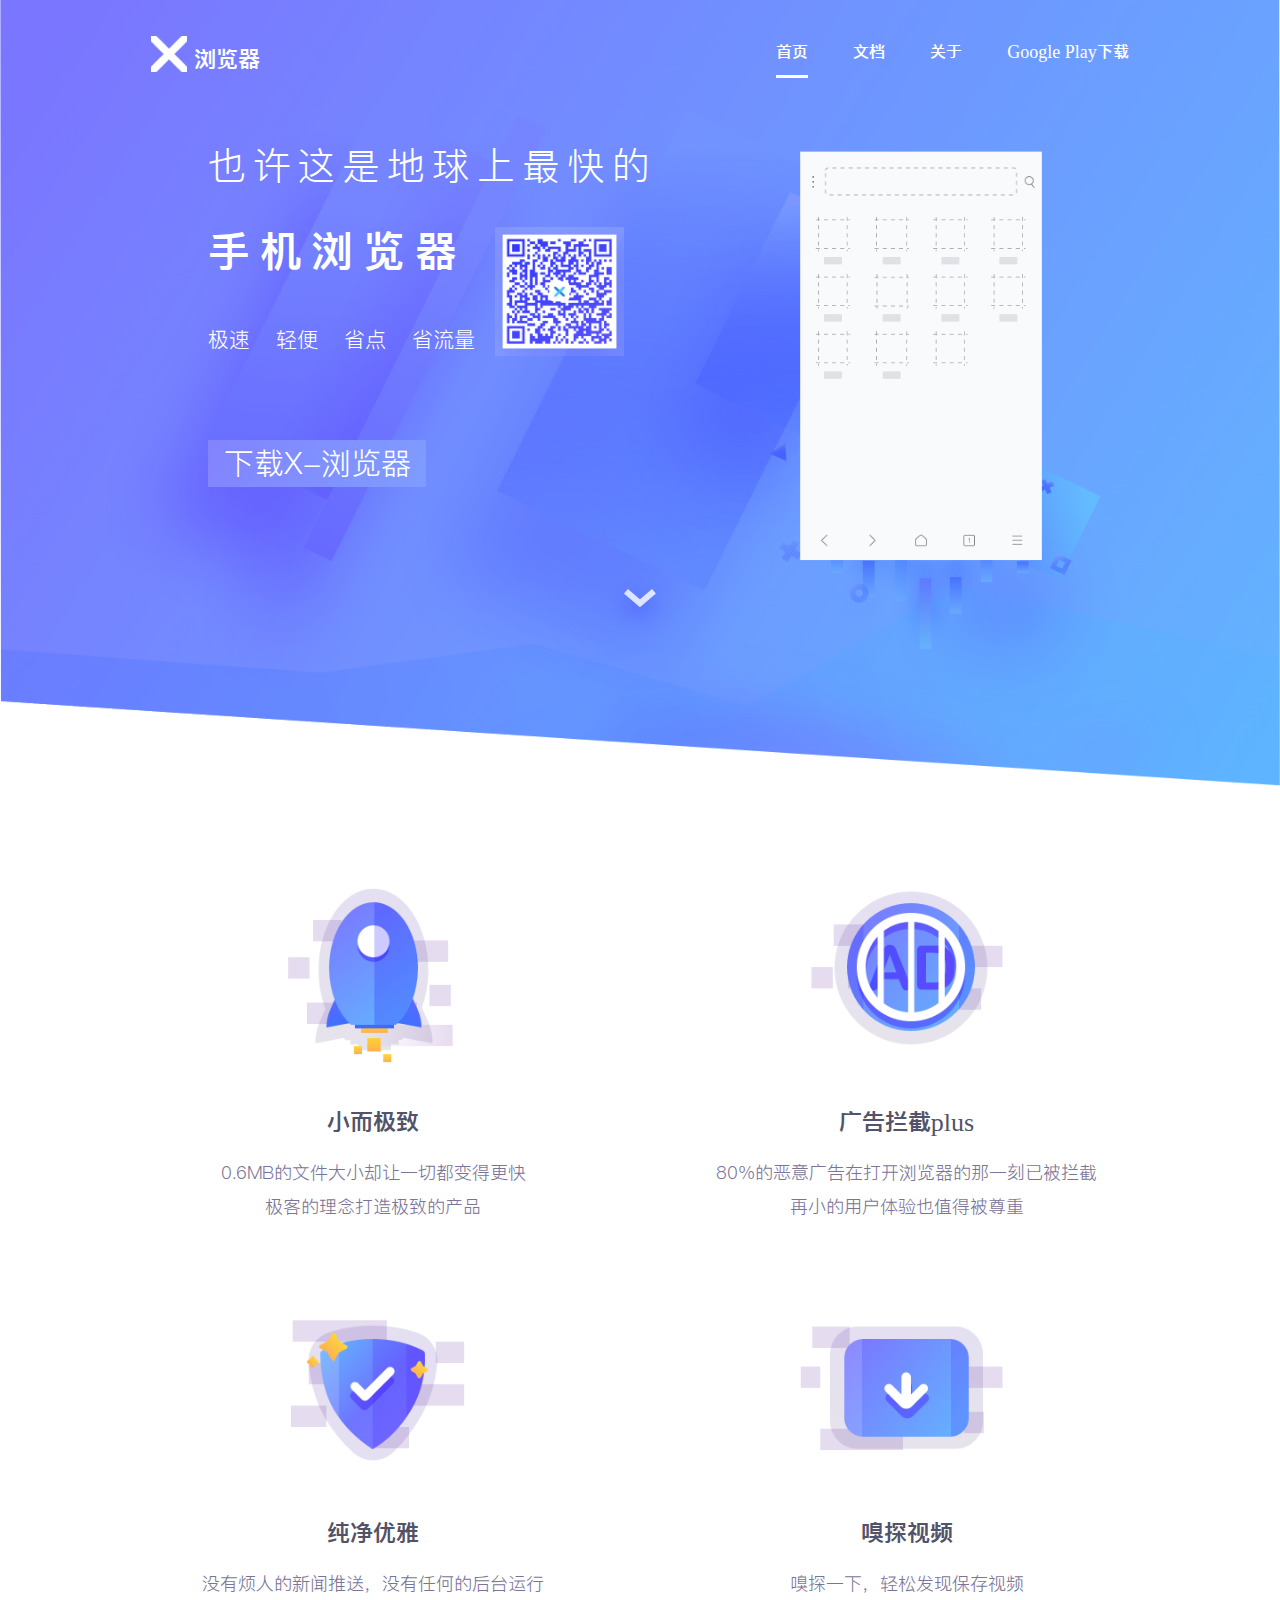
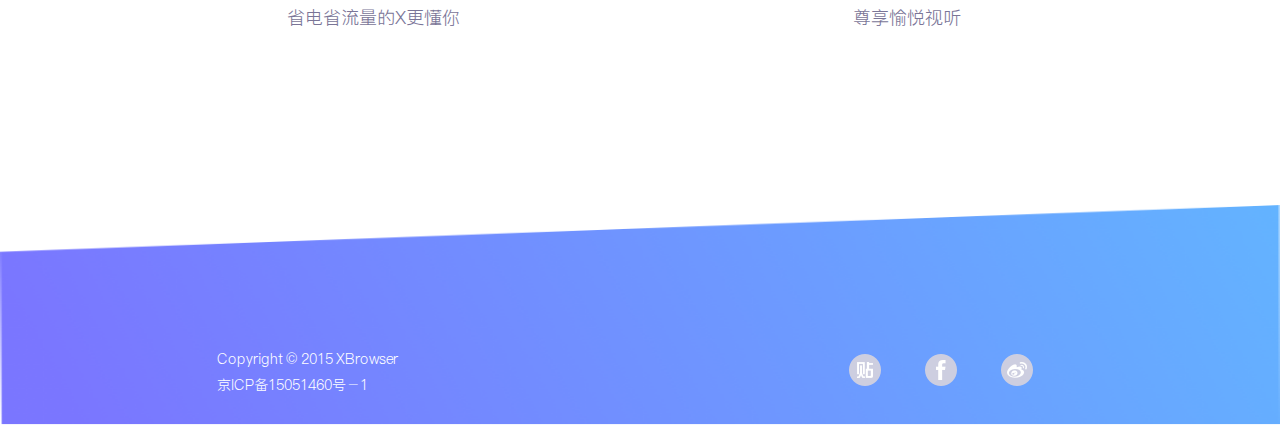
<file: index.html>
﻿<!DOCTYPE html>
<html>
<head>
	<meta charset="utf-8">
	<meta http-equiv="X-UA-Compatible" content="IE=edge">
	<meta name="viewport" content="width=device-width, initial-scale=1.0, maximum-scale=1.0, user-scalable=no">
	<meta name="keywords" content="Android浏览器,x浏览器,xbrowser,广告过滤,广告拦截">
	<meta name="description" content="极简快速的手机浏览器-广告拦截">
	<title>X浏览器 - 极简快速的浏览器</title>
	<link rel="icon" href="images/favicon.png">
	<link rel="stylesheet" href="css/currency.css">
	<link rel="stylesheet" href="css/curr-nav.css">
	<link rel="stylesheet" href="css/style.css">
  	<script src="js/jquery-3.2.1.min.js"></script>
  	<script src="js/collapse.js"></script>
  	<script src="js/index.js"></script>
  	<script src="js/setNavPaddingBottom.js"></script>
</head>
<body>
	<div class="bgimg">
		<div class="interlayer">
			<div class="head">
				<nav class="navbar navbar-default" role="navigation">
		    		<div class="container-fluid">
		    			<div class="navbar-header">
		        			<button type="button" class="navbar-toggle" data-toggle="collapse"
		                data-target="#example-navbar-collapse"><img src="images/H5/h5-menu.png" alt=""></button>
		        		<a class="navbar-brand" href="index.html">
		        			<span class="logo">
		        				<img class="img-responsive" src="images/PC/logo-white.png" alt="">
		        			</span>
		        			<span class="txt">浏览器</span>
		        		</a>
		    			</div>
			    		<div class="collapse navbar-collapse" id="example-navbar-collapse">
					        <ul class="nav navbar-nav">
					            <li class="show"><a href="index.html">首页</a></li>
					            <li><a href="file-list.html">文档</a></li>
					            <li><a href="about.html">关于</a></li>
					            <li><a href="#" class="p-bottom">Google Play下载</a></li>
					        </ul>
			    		</div>
		    		</div>
				</nav>
			</div>
			<div class="container content-a">
				<!-- <div class="interlayer"> -->
			    	<div class="row" >
			        	<div class="lf left w100p">
			            	<div class="maybe">也许这是地球上最快的</div>
			            	<div>
				            	<ul>
				            		<li class="lf">
				            			<div class="mobile">手机浏览器</div>
				            			<div class="brief">
				            				<ul>
				            					<li>极速</li>
				            					<li>轻便</li>
				            					<li>省点</li>
				            					<li class="end">省流量</li>
				            					<div class="clear"></div>
				            				</ul>
				            			</div>
				            		</li>
				            		<li class="lf erweima"><a href="#"><img class="img-responsive" src="images/PC/erweima.png"></a></li>
				            		<div class="clear"></div>
				            	</ul>
			            	</div>
				            <div class="btn">
				            	<a href="">下载X-浏览器</a>
				            </div>
			        		<div class="clear"></div>
			    		</div>
				        <div class="rt right">
				            <img class="img-responsive" src="images/PC/index-win.png">
				            <div class="clear"></div>
				        </div>
			    	</div>
			        <div class="arrow">
				    	<img class="img-responsive" src="images/PC/PC-arrow-down.png">
				    </div>
		    	<!-- </div> -->
			</div>
		</div>
    </div>
	<div class="container content">
		<div class="interlayer">
			<div class="row">
				<ul>
					<li class="img-box img-box-1"><img src="images/H5/h5-small.png"></li>
					<li class="tit">小而极致</li>
					<li class="jieshao">0.6MB的文件大小却让一切都变得更快</li>
					<li class="jieshao">极客的理念打造极致的产品</li>
				</ul>
				<ul class="endI">
					<li class="img-box img-box-2"><img src="images/H5/h5-AdBlocker-plus.png"></li>
					<li class="tit">广告拦截plus</li>
					<li class="jieshao">80%的恶意广告在打开浏览器的那一刻已被拦截</li>
					<li class="jieshao">再小的用户体验也值得被尊重</li>
				</ul>
			</div>
			<div class="row end">
				<ul>
					<li class="img-box img-box-3"><img src="images/H5/h5-pure.png"></li>
					<li class="tit">纯净优雅</li>
					<li class="jieshao">没有烦人的新闻推送，没有任何的后台运行</li>
					<li class="jieshao">省电省流量的X更懂你</li>
				</ul>
				<ul class="endI">
					<li class="img-box img-box-4"><img src="images/H5/h5.png"></li>
					<li class="tit">嗅探视频</li>
					<li class="jieshao">嗅探一下，轻松发现保存视频</li>
					<li class="jieshao">尊享愉悦视听</li>
				</ul>
			</div>
		</div>
	</div>
	<div class="share-box">
		<div>
			<ul>
				<li><a href=""><img class="img-responsive tieba" src="images/PC/tieba-hover.png" alt="分享至贴吧"></a></li>
				<li><a href=""><img class="img-responsive facebook" src="images/PC/facebook-hover.png" alt="分享至FaceBook"></a></li>
				<li class="end"><a href=""><img class="img-responsive sina" src="images/PC/weibo-hover.png" alt="分享至新浪微博"></a></li>
				<div class="clear"></div>
			</ul>
		</div>
	</div>
	<div class="footer-box">
		<div class="interlayer">
			<ul class="lf">
				<li class="tit">X-浏览器</li>
				<li class="copyright font">Copyright © 2015 XBrowser</li>
				<li class="record font">京ICP备15051460号－1</li>
				<div class="clear"></div>
			</ul>
			<ul class="rt share">
				<li class="tieba"><a href="#"></a></li>
				<li class="facebook"><a href="#"></a></li>
				<li class="end sina"><a href="#"></a></li>
				<div class="clear"></div>
			</ul>
			<div class="clear"></div>
		</div>
	</div>
</body>
</html>
</file>
<file: css/currency.css>
.end{
	padding:0;
	margin:0;
}
.lf{
	float:left;
}
.rt{
	float:right;
}
.clear{
	clear:both;
}
@font-face{
	font-family: "PingFang-SC-Regular";
	src:url("../fonts/PingFang-SC-Regular.eot");
	src:url("../fonts/PingFang-SC-Regular.eot?#font-spider") format('embedded-opentype'),
		url("../fonts/PingFang-SC-Regular.woff") format("woff"),
		url("../fonts/PingFang-SC-Regular.ttf") format("truetype"),
		url("../fonts/PingFang-SC-Regular.svg") format("svg");
	font-weight: normal;
	font-style: normal;

}
@font-face{
	font-family: "PingFang-SC-Semibold";
	src:url("../fonts/PingFang-SC-Semibold.ttf");
	/*src:url("../fonts/PingFang-SC-Semibold.eot?#font-spider") format('embedded-opentype'),
		url("../fonts/PingFang-SC-Semibold.woff") format("woff"),
		url("../fonts/PingFang-SC-Semibold.ttf") format("truetype"),
		url("../fonts/PingFang-SC-Semibold.svg") format("svg");*/
	font-weight: normal;
	font-style: normal;
}
@font-face{
	font-family: "PingFang-SC-Light";
	src:url("../fonts/PingFang Light.ttf");
	/*src:url("../fonts/PingFang Light.eot?#font-spider") format('embedded-opentype'),
		url("../fonts/PingFang Light.woff") format("woff"),
		url("../fonts/PingFang Light.ttf") format("truetype"),
		url("../fonts/PingFang Light.svg") format("svg");*/
	font-weight: normal;
	font-style: normal;
}
html,body{
	font-size: 62.5%;
	height:100%;
}
*{
	margin:0;
	padding:0;
	list-style: none;
	text-decoration: none;
}
</file>
<file: css/curr-nav.css>
* {
  -webkit-box-sizing: border-box;
     -moz-box-sizing: border-box;
          box-sizing: border-box;
}
*:before,
*:after {
  -webkit-box-sizing: border-box;
     -moz-box-sizing: border-box;
          box-sizing: border-box;
}
html {
  font-size: 10px;
  -webkit-tap-highlight-color: rgba(0, 0, 0, 0);
}
body {
  font-size: 62.5%;
  line-height: 1.42857143;
  color: #333;
  background-color: #fff;
}
input,
button,
select,
textarea {
  font-family: inherit;
  font-size: inherit;
  line-height: inherit;
}
a {
  color: #337ab7;
  text-decoration: none;
}
a:hover,
a:focus {
  color: #23527c;
  text-decoration: none;
}
a:focus {
  outline: 0px auto -webkit-focus-ring-color;
  outline-offset: 0px;
}
figure {
  margin: 0;
}
img {
  vertical-align: middle;
}
a,a:hover{
	text-decoration: none;
	color:#fff;
}
.img-responsive{
	display: block;
	max-width:100%;
	height:auto;
}
.navbar-nav>li>a{
	padding:0;
}
.container{
	padding:0;
	margin:0;
}
.content-a{
	padding-top: 1.15rem;
}
.row{
	margin:0;
}
.container-fluid>.navbar-header{
	margin:0;
	padding-top: 1.07rem;
	padding-bottom: 1.07rem;
}
.container-fluid>.navbar-collapse{
	margin:0;
}
/*导航*/
.interlayer{
	width:100%;
}
.head{
	width:100%;
	position:fixed;
	top:0;
	left:0;
	z-index:50;
}
.navbar-default .navbar-header .navbar-toggle{
	float:right;
}
.logo img{
	width:1.07rem;
	display: block;
	max-width: 100%;
	height:auto;
	vertical-align: middle;
}
.txt{
	padding-left:0.53rem;
	color:#507efc;
	font-size: 0.8rem;
	line-height: 0.8rem;
	padding-top: 0.26rem;
	font-family: "PingFang-SC-Semibold";
}
.navbar-brand span{
	float:left;
}
.navbar-default .navbar-nav>li>a{
	color:#507efc;
	font-size: 1.6rem;
	line-height: 2.24rem;
	font-family: "PingFang-SC-Semibold";
	text-align: center;
	width:100%;
	padding:1.01rem 0;
}
.navbar {/*4166*/
	position: relative;
	min-height: auto;
	margin:0;
}

.nav {
	padding-left: 0;
	margin-bottom: 0;
	list-style: none;
}
.nav > li {
	position: relative;
	display: block;
	outline: none;
}
.nav > li > a {
	position: relative;
	display: block;
	padding: 10px 15px;
}
.nav > li > a:hover,
.nav > li > a:focus {
	text-decoration: none;
	background-color: #eee;
}
.nav > li > a > img {
	max-width: none;
}

.navbar-collapse {/*4182*/
	padding-right: 15px;
	padding-left: 15px;
	overflow-x: visible;
	-webkit-overflow-scrolling: touch;
	border-top: 1px solid transparent;
	-webkit-box-shadow: inset 0 1px 0 rgba(255, 255, 255, .1);
	        box-shadow: inset 0 1px 0 rgba(255, 255, 255, .1);
}
.navbar-collapse.in {
	overflow-y: auto;
}
.navbar-brand {/*4274*/
	float: left;
	height: 50px;
	padding: 15px 15px;
	font-size: 18px;
	line-height: 20px;
}
.navbar-brand:hover,
.navbar-brand:focus {
	text-decoration: none;
}
.navbar-brand > img {
	display: block;
}
.navbar-toggle {/*4294*/
	position: relative;
	float: right;
	padding: 9px 10px;
	background-color: transparent;
	background-image: none;
	border: 1px solid transparent;
}
.navbar-toggle:focus {
	outline: 0;
}
.navbar-nav > li > a {
	padding-top: 10px;
	padding-bottom: 10px;
	line-height: 20px;
}
.navbar-default .navbar-brand {
	padding:0;
	margin:0;
	height:auto;
	padding-left:5.33%;
}
.navbar-default .navbar-brand:hover,
.navbar-default .navbar-brand:focus {
	color: #5e5e5e;
	background-color: transparent;
}
.navbar-default .navbar-nav > li > a {
	color: #777;
}
.navbar-default .navbar-nav > li > a:hover,
.navbar-default .navbar-nav > li > a:focus {
	color: #fff;
	background-color: transparent;
}
.navbar-default .navbar-toggle {
	outline: none;
	border:none;
	line-height: 1.07rem;
	margin-right:5.33%;
	padding:0;
	font-size: 0.8rem;
	line-height: 0.8rem;
	padding-top:0.26rem;
	font-family: "PingFang-SC-Semibold";
	color:#fff;
}
.navbar-default .navbar-toggle span{
	color:#fff;
}
.navbar-default .navbar-toggle img{
	width:0.91rem;
	display: block;
}
.navbar-default .navbar-collapse {
	box-shadow: none;
	padding-top:2.67rem;
}
.fadein{
	background: rgba(80,126,252,0);
	box-shadow: 0 2px 26px 0 #558DFF;
	/*-webkit-transition: background .15s linear;
         -o-transition: background .15s linear;
            transition: background .15s linear;*/
}
.fadein.head {background: rgba(80,126,252,0.9);}
.fadein .txt{
	color:#fff;
}
.fadein .nav li a{
	color:#fff;	
}
.fadein .nav li a:hover{
	color:#fff;	
}
.fadein .navbar-default .navbar-nav>li>a:hover{
	color:#fff;
}
/*过渡效果*/
.fade {
	opacity: 0;
	-webkit-transition: opacity .15s linear;
         -o-transition: opacity .15s linear;
            transition: opacity .15s linear;
}
.fade.in {
	opacity: 1;
}
.collapse {
	display: none;
}
.collapse.in {
	display: block;
}
tr.collapse.in {
	display: table-row;
}
tbody.collapse.in {
	display: table-row-group;
}
.collapsing {
	position: relative;
	height: 0;
	overflow: hidden;
	-webkit-transition-timing-function: ease;
	     -o-transition-timing-function: ease;
	        transition-timing-function: ease;
	-webkit-transition-duration: .35s;
	     -o-transition-duration: .35s;
	        transition-duration: .35s;
	-webkit-transition-property: height, visibility;
	     -o-transition-property: height, visibility;
	        transition-property: height, visibility;
}
/*文档列表页折叠*/
.panel {
	margin-bottom: 20px;
	background-color: #fff;
	border: 1px solid transparent;
	border-radius: 4px;
	-webkit-box-shadow: 0 1px 1px rgba(0, 0, 0, .05);
	        box-shadow: 0 1px 1px rgba(0, 0, 0, .05);
}
.panel-body {
	padding: 15px;
}
.panel-heading {
	padding: 10px 15px;
	border-bottom: 1px solid transparent;
	border-top-left-radius: 3px;
	border-top-right-radius: 3px;
}
.panel-title {
	margin-top: 0;
	margin-bottom: 0;
	font-size: 16px;
	color: inherit;
}
.panel-title > a{
	color: inherit;
}

.panel-group {
	margin-bottom: 20px;
}
.panel-group .panel {
	margin-bottom: 0;
	border-radius: 4px;
}
.panel-group .panel + .panel {
	margin-top: 5px;
}
.panel-group .panel-heading {
	border-bottom: 0;
}
.panel-group .panel-heading + .panel-collapse > .panel-body {
	border-top: 1px solid #ddd;
}
.panel-group .panel-footer + .panel-collapse .panel-body {
	border-bottom: 1px solid #ddd;
}
.panel-default {
	border-color: #ddd;
}
.panel-default > .panel-heading {
	color: #333;
	background-color: #f5f5f5;
	border-color: #ddd;
}
.panel-default > .panel-heading + .panel-collapse > .panel-body {
	border-top-color: #ddd;
}
.panel-default > .panel-footer + .panel-collapse > .panel-body {
	border-bottom-color: #ddd;
}
.clearfix:before,
.clearfix:after,
.dl-horizontal dd:before,
.dl-horizontal dd:after,
.form-horizontal .form-group:before,
.form-horizontal .form-group:after,
.btn-toolbar:before,
.btn-toolbar:after,
.btn-group-vertical > .btn-group:before,
.btn-group-vertical > .btn-group:after,
.pager:before,
.pager:after,
.container:before,
.container:after,
.container-fluid:before,
.container-fluid:after,
.row:before,
.row:after,
.nav:before,
.nav:after,
.navbar:before,
.navbar:after,
.navbar-header:before,
.navbar-header:after,
.navbar-collapse:before,
.navbar-collapse:after,
.panel-body:before,
.panel-body:after,
.modal-header:before,
.modal-header:after,
.modal-footer:before,
.modal-footer:after {
	display: table;
	content: " ";
}
.clearfix:after,
.dl-horizontal dd:after,
.form-horizontal .form-group:after,
.btn-toolbar:after,
.btn-group-vertical > .btn-group:after,
.pager:after,
.container:after,
.container-fluid:after,
.row:after,
.nav:after,
.navbar:after,
.navbar-header:after,
.navbar-collapse:after,
.panel-body:after,
.modal-header:after,
.modal-footer:after  {
	clear: both;
}
@-ms-viewport {
	width: device-width;
}

@media (min-width: 768px) {
	.head{
		position:static;
	}
	.navbar-collapse {
		width: auto;
		border-top: 0;
		-webkit-box-shadow: none;
		box-shadow: none;
	}
	.navbar-collapse.collapse {
		display: block !important;
		height: auto !important;
		padding-bottom: 0;
		overflow: visible !important;
	}
	.navbar-default .navbar-nav>li>a:hover{
		color:#507efc;
		border-bottom: 3px solid #507efc;
	}
	.navbar-collapse.in {
		overflow-y: visible;
	}
	.container > .navbar-header,
	.container-fluid > .navbar-header,
	.container > .navbar-collapse,
	.container-fluid > .navbar-collapse {
		margin-right: 0;
		margin-left: 0;
	}
	.navbar > .container .navbar-brand,
	.navbar > .container-fluid .navbar-brand {
		margin-left: -15px;
	}
	.navbar > .container .navbar-brand,
	.navbar > .container-fluid .navbar-brand {
		margin-left: -15px;
	}
	.navbar-toggle {
		display: none;
	}
	.navbar-nav {
		float: left;
		margin: 0;
	}
	.navbar-nav > li {
		float: left;
	}
	.navbar-nav > li > a {
		padding-top: 15px;
		padding-bottom: 15px;
	}
	.interlayer{
		width:83.33%;
		margin:auto;
	}
	.container-fluid>.navbar-header{
		padding:0;
		margin-left: 4.17%;
	}
	.txt{
		font-size: 13px;
		line-height: 13px;
		padding-top:7px;
		font-size: 1.08rem;
		line-height: 1.08rem;
		padding-top: 0.58rem;
	}
	.logo .img-responsive{
		width:20px;
		height:20px;
		width:1.67rem;
		height:1.67rem;
	}
	.navbar-default .navbar-collapse{
		width:auto;
		float:right;
		padding:18px 0 0 0;
		padding:1.5rem 0 0 0;
		margin-right:4.17%;
	}
	.navbar>.container-fluid .navbar-brand{
		margin:0;
		padding:20px 0 20px 0;
		padding:1.67rem 0 1.67rem 0;
	}
	.container .lf{
		float:left;
	}
	.navbar-default .navbar-nav>li>a{
		padding:6px 0;
		font-size: 9px;
		line-height: 13px;
		padding:0.5rem 0;
		font-size: 0.75rem;
		line-height: 1.08rem;
	}
	.navbar-nav>li{
		margin-left: 24px;
		margin-left:2rem;
	}
	.navbar-nav .show>a{
		border-bottom: 3px solid #507efc;
	}
	.fadein .navbar-nav .show>a{
		border-bottom: 3px solid #fff;
	}

  /* .navbar {
    border-radius: 4px;
  } */
  .navbar-header {
    float: left;
  }
	
}
@media (min-width: 800px){
	.txt{
		font-size: 14px;
		line-height: 14px;
		padding-top:7px;
		font-size: 1.17rem;
		line-height: 1.17rem;
		padding-top: 0.58rem;
	}
	.logo .img-responsive{
		width:21px;
		height:21px;
		width:1.75rem;
		height:1.75rem;
	}
	.navbar-default .navbar-collapse{
		width:auto;
		float:right;
		padding:17px 0 0 0;
		padding:1.42rem 0 0 0;
		margin-right:4.17%;
	}
	.navbar>.container-fluid .navbar-brand{
		margin:0;
		padding:21px 0 21px 0;
		padding:1.75rem 0 1.75rem 0;
	}
	.container-fluid>.navbar-header{
		padding:0;
	}
	.container .lf{
		float:left;
	}
	.navbar-default .navbar-nav>li>a{
		padding:6px 0;
		font-size: 10px;
		line-height: 14px;
		padding:0.5rem 0;
		font-size: 0.83rem;
		line-height: 1.17rem;
	}
	.navbar-nav>li{
		margin-left: 26px;
		margin-left:2.17rem;
	}
	.navbar-nav .show>a{
		border-bottom: 3px solid #507efc;
	}
	.fadein .navbar-nav .show>a{
		border-bottom: 3px solid #fff;
	}
}
@media (min-width: 1024px){
	.txt{
		font-size: 19px;
		line-height: 19px;
		padding-top:9px;
		font-size: 1.58rem;
		line-height: 1.58rem;
		padding-top: 0.75rem;
	}
	.logo .img-responsive{
		width:28px;
		height:28px;
		width:2.33rem;
		height:2.33rem;
	}
	.navbar-default .navbar-collapse{
		width:auto;
		float:right;
		padding:23px 0 0 0;
		padding:1.92rem 0 0 0;
		margin-right:4.17%;
	}
	.navbar>.container-fluid .navbar-brand{
		margin:0;
		padding:28px 0 28px 0;
		padding:2.33rem 0 2.33rem 0;
	}
	.container-fluid>.navbar-header{
		padding:0;
	}
	.container .lf{
		float:left;
	}
	.navbar-default .navbar-nav>li>a{
		padding:8px 0;
		font-size: 14px;
		line-height: 19px;
		padding:0.67rem 0;
		font-size: 1.17rem;
		line-height: 1.58rem;
	}
	.navbar-nav>li{
		margin-left: 35px;
		margin-left:2.92rem;
	}
	.navbar-nav .show>a{
		border-bottom: 3px solid #507efc;
	}
	.fadein .navbar-nav .show>a{
		border-bottom: 3px solid #fff;
	}
}
@media (min-width: 1280px){
	.txt{
		font-size: 25px;
		line-height: 25px;
		padding-top:12px;
		font-size: 2.08rem;
		line-height: 2.08rem;
		padding-top: 1rem;
	}
	.logo .img-responsive{
		width:36px;
		height:36px;
		width:3rem;
		height:3rem;
	}
	.navbar-default .navbar-collapse{
		width:auto;
		float:right;
		padding:30px 0 0 0;
		padding:2.5rem 0 0 0;
		margin-right:4.17%;
	}
	.navbar>.container-fluid .navbar-brand{
		margin:0;
		padding:36px 0 36px 0;
		padding:3rem 0 3rem 0;
	}
	.container-fluid>.navbar-header{
		padding:0;
	}
	.container .lf{
		float:left;
	}
	.navbar-default .navbar-nav>li>a{
		padding:10px 0;
		font-size: 18px;
		line-height: 25px;
		padding:0.83rem 0;
		font-size: 1.5rem;
		line-height: 2.08rem;
	}
	.navbar-nav>li{
		margin-left: 45px;
		margin-left:3.75rem;
	}
	.navbar-nav .show>a{
		border-bottom: 3px solid #507efc;
	}
	.fadein .navbar-nav .show>a{
		border-bottom: 3px solid #fff;
	}
}
@media (min-width: 1360px){
	.txt{
		font-size: 26px;
		line-height: 26px;
		padding-top:14px;
		font-size: 2.17rem;
		line-height: 2.17rem;
		padding-top: 1.17rem;
	}
	.logo .img-responsive{
		width:40px;
		height:40px;
		width:3.33rem;
		height:3.33rem;
	}
	.navbar-default .navbar-collapse{
		width:auto;
		float:right;
		padding:36px 0 0 0;
		padding:3rem 0 0 0;
		margin-right:4.17%;
	}
	.navbar>.container-fluid .navbar-brand{
		margin:0;
		padding:40px 0 40px 0;
		padding:3.33rem 0 3.33rem 0;
	}
	.container-fluid>.navbar-header{
		padding:0;
	}
	.container .lf{
		float:left;
	}
	.navbar-default .navbar-nav>li>a{
		padding:12px 0;
		font-size: 18px;
		line-height: 25px;
		padding:1rem 0;
		font-size: 1.5rem;
		line-height: 2.08rem;
		color:#507efc;
	}
	.navbar-nav>li{
		margin-left: 47px;
		margin-left:3.92rem;
	}
	.navbar-nav .show>a{
		border-bottom: 3px solid #507efc;
	}
	.fadein .navbar-nav .show>a{
		border-bottom: 3px solid #fff;
	}
}
</file>
<file: css/style.css>
/*背景图片*/
.bgimg{
	margin:0;
	padding:0;
	background: url("../images/H5/h5-index-bg.png") no-repeat center;
	background-size: 100% 100%;
}
a,a:hover{
	text-decoration: none;
	color:#fff;
}
/*初始化bootstrap*/
.btn{
	white-space: nowrap;
	vertical-align: middle;
	font-size: 14px;
}
.navbar-default .navbar-brand{
	padding:0;
	height:auto;
}
.navbar-default{
	background: transparent;
	border:none;
}
.navbar-toggle{
	margin:0;
	border-radius:0;
}
.container-fluid{
	margin:0;
	padding:0;
}
.container-fluid>.navbar-header{
	margin:0;
}
.navbar{
	min-height:auto;
	margin:0;
}
.navbar-default .navbar-toggle:focus, .navbar-default .navbar-toggle:hover{
	background:transparent;
}
.navbar-default .navbar-collapse{
	border:none;
	box-shadow: none;
}
.navbar-nav>li>a{
	padding:0;
}
.navbar-nav{
	margin:0;
}
.container{
	padding:0;
	margin:0;
}
.content-a{
	/*padding-top: 1.15rem;*/
	padding-top: 4.36rem;
}
.row{
	margin:0;
}
.container-fluid>.navbar-collapse{
	margin:0;
}
/*头部文件*/
.interlayer{
	width:100%;
}
.head{
	width:100%;
}
.navbar-default .navbar-brand{
	padding-left:5.33%;
}
.logo img{
	width:1.07rem;
}
.txt{
	padding-left:0.53rem;
	color:#fff;
	font-size: 0.8rem;
	line-height: 0.8rem;
	padding-top: 0.26rem;
	font-family: "PingFang-SC-Semibold";
}
.navbar-brand span{
	float:left;
}
.navbar-default .navbar-toggle{
	line-height: 1.07rem;
	margin-right:5.33%;
	border:none;
	padding:0;
	font-size: 0.8rem;
	line-height: 0.8rem;
	padding-top:0.26rem;
	font-family: "PingFang-SC-Semibold";
	color:#fff;
}
.navbar-default .navbar-toggle img{
	width:0.91rem;
}
.container-fluid>.navbar-header{
	padding-top: 1.07rem;
	padding-bottom: 1.07rem;
}
.navbar-default .navbar-nav>li>a{
	color:#FFF;
	font-size: 1.6rem;
	line-height: 2.24rem;
	font-family: "PingFang-SC-Semibold";
	text-align: center;
	width:100%;
	padding:1.01rem 0;
}
.navbar-default .navbar-collapse{
	padding-top:2.67rem;
}
.fadein{
	position:fixed;
	top:0;
	left:0;
	z-index: 50;
	background: rgba(80,126,252,0.9);
	box-shadow: 0 2px 26px 0 #558DFF;
}
.container .row{
	position:relative;
}
.container .lf{
	float:none;
}
.container .row .left{
	width:100%;
	text-align: center;
}
.container .row .mobile{
	width:100%;
	text-align: center;
	color:#fff;
	font-size: 1.33rem;
	line-height: 2.21rem;
	font-family: "PingFang-SC-Semibold";
}
.container .row .brief{
	display: none;
}
.container .row .erweima{
	display: none;
}
.container .row .maybe{
	font-size: 1.33rem;
	font-family: "PingFang-SC-Light";
	color:#fff;
	line-height: 2.21rem;
}
.container .row .w100p ul{
	margin-bottom: 1.41rem;
}
.container .row .btn{
	display: inline-block;
	border-radius: 0;
	padding:0.45rem 1.43rem;
	margin-bottom: 2.53rem;
	background: url("../images/H5/h5-download-button.png") no-repeat center;
}
.container .row .btn a{
	color:#fff;
	font-size: 0.69rem;
	line-height: 0.99rem;
	font-family: "PingFang-SC-Regular";
}
.container .row .right{
	width:49.33%;
	position:relative;
}
.arrow{
	display: none;
}
.content{
	margin:auto;
	margin-top:4.88rem;
}
.content .row ul{
	margin-bottom: 3.63rem;
}
.content .row .img-box{
	text-align: center;
	margin-bottom: 1.76rem;
}
.content .row .img-box img{
	width:13.33rem;
}
.content .row .tit{
	font-size: 0.96rem;
	font-family: "PingFang-SC-Semibold";
	color:#525368;
	line-height: 1.33rem;
	text-align: center;
	margin-bottom: 0.24rem;
}
.content .row .jieshao{
	font-size: 0.69rem;
	font-family: "PingFang-SC-Regular";
	color:#7A7597;
	line-height: 1.12rem;
	text-align: center;
}
.content .row .endI{
	margin-bottom: 3.36rem;
}
.share-box{
	width:100%;
	text-align: center;
	margin-bottom: 3.25rem;
}
.share-box ul{
	display: inline-block;
}
.share-box li{
	float:left;
	margin-right:0.85rem;
}
.share-box .end{
	margin-right:0;
}
.footer-box{
	width:100%;
	padding-top:2.19rem;
	background: url("../images/H5/h5-index-footer.png") no-repeat center;
	background-size: 100% 100%;
}
.footer-box ul{
	margin-bottom: 0;
}
.footer-box .tit{
	font-family: "Arial-BoldMT";
	font-size: 0.85rem;
	color:#fff;
	margin-bottom: 0.37rem;
	line-height: 0.99rem;
	padding-left: 0.88rem;
}
.footer-box .font{
	font-size: 0.59rem;
	font-family: "PingFang-SC-Regular";
	color:#fff;
	line-height: 0.8rem;
	padding-left:0.83rem;
}
.footer-box .record{
	padding-bottom: 0.91rem;
}
@media (min-width: 768px){
	.bgimg{
		margin:0;
		padding:0;
		background: url("../images/PC/index-bg.png") no-repeat center;
		background-size: 100% 100%;
	}
	.interlayer{
		width:83.33%;
		margin:auto;
	}
	.container-fluid>.navbar-header{
		margin-left: 4.17%;
	}
	.fadein .container-fluid>.navbar-header{
		margin-left:12%;
	}
	.txt{
		font-size: 13px;
		line-height: 13px;
		padding-top:7px;
		font-size: 1.08rem;
		line-height: 1.08rem;
		padding-top: 0.7rem;
	}
	.logo .img-responsive{
		width:20px;
		height:20px;
		width:1.67rem;
		height:1.67rem;
	}
	.navbar-default .navbar-collapse{
		width:auto;
		float:right;
		padding:18px 0 0 0;
		padding:1.5rem 0 0 0;
		margin-right:4.17%;
	}
	.fadein .navbar-default .navbar-collapse{
		margin-right:12%;
	}
	.navbar>.container-fluid .navbar-brand{
		margin:0;
		padding:20px 0 20px 0;
		padding:1.67rem 0 1.67rem 0;
	}
	.container-fluid>.navbar-header{
		padding:0;
	}
	.container .lf{
		float:left;
	}
	.navbar-default .navbar-nav>li>a{
		padding:6px 0;
		font-size: 9px;
		line-height: 13px;
		padding:0.5rem 0;
		font-size: 0.75rem;
		line-height: 1.08rem;
	}
	.navbar-default .navbar-nav>li>a:hover{
	color:#fff;
	border-bottom: 3px solid #fff;
}
	.navbar-nav>li{
		margin-left: 24px;
		margin-left:2rem;
	}
	.navbar-nav .show>a{
		border-bottom: 3px solid #fff;
	}
	.content-a{
		width:100%;
		text-align: center;
		padding-top: 1.15rem;
	}
	.content-a .row>.left{
		width:42.25%;
		margin-left: 9.46%;
		position:static;
		float:left;
		text-align: left;
	}
	.content-a .row>.right{
		width:28.33%;
		margin-right:9.46%;
		background: url("../images/PC/index-mobile.png") no-repeat bottom left;
		background-size: contain;
		/* background-position:0px 192px; */
		background-position:0 92%;
		padding-bottom: 8%;
	}
	.container .row .maybe{
		text-align: left;
		font-size: 25px;
		font-size: 2.08rem;
		line-height: 46px;
		line-height: 3.83rem;
		letter-spacing: 4px;
		letter-spacing: 0.33rem;
	}
	.container .row .mobile{
		text-align: left;
		font-size: 25px;
		font-size: 2.08rem;
		line-height: 46px;
		line-height: 3.83rem;
		letter-spacing: 12px;
		letter-spacing: 1rem;
		margin-bottom: 13px;
		margin-bottom: 1.08rem;
	}
	.container .row .brief{
		display: inline-block;
		margin-top: 6px;
		margin-top: 0.5rem;
		text-align: left;
	}
	.content-a .brief li{
		color:#fff;
		font-family: "PingFang-SC-Regular";
		font-size: 11px;
		font-size: 0.92rem;
		line-height: 14px;
		line-height: 1.17rem;
		float:left;
		margin-right: 14px;
		margin-right: 1.2rem;
	}
	.content-a .brief .end{
		margin-right: 0;
	}
	.content-a .w100p .erweima{
		display: inline-block;
		width:69px;
		width:5.75rem;
		margin-left:10px;
		margin-left:0.83rem;
		margin-top:9px;
		margin-top:0.75rem;
	}
	.container .row .w100p ul{
		margin-bottom: 0;
	}
	.container .row .btn{
		margin:45px 0 0 0;
		margin:3.75rem 0 0 0;
		padding:4px 8px;
		padding:0.33rem 0.67rem;
		text-align: center;
	}
	.container .row .btn a{
		font-size: 16px;
		font-size: 1.33rem;
		line-height: 19px;
		line-height: 1.58rem;
		font-family: "PingFang-SC-Regular";
	}
	.arrow{
		position: relative;
		z-index: 20;
		display: inline-block;
		padding-bottom: 80px;
		padding-bottom: 6.67rem;
		margin-top: -9%;
	}
	.content{
		width:100%;
		margin-top: 38px;
		margin-top: 3.17rem;
		margin-bottom: 68px;
		margin-bottom: 5.67rem;
	}
	.content .row ul{
		width:36.66%;
		height:36.66%;
		float:left;
		margin-right: 13.33%;
		margin-left: 6.67%;
	}
	.content .row .img-box{
		margin-bottom: 10px;
		margin-bottom: 0.83rem;
	}
	.content .row .img-box img{
		width:59.09%;
	}
	.content .row .endI{
		margin: 0;
	}
	.content-a .w100p ul .lf{
		float:left;
	}
	.content .row .tit{
		font-size: 14px;
		font-size: 1.17rem;
		margin-bottom: 9px;
		margin-bottom: 0.75rem;
		line-height: 20px;
		line-height: 1.67rem;
	}
	.content .row .jieshao{
		font-size: 9px;
		font-size: 0.75rem;
		line-height: 18px;
		line-height: 1.5rem;
	}
	.share-box{
		display: none;
	}
	.footer-box .tit{
		display: none;
	}
	.footer-box .lf{
		margin-left: 10.33%;
		margin-top: 63px;
		margin-top:5.25rem;
	}
	.footer-box .lf li{
		padding:0;
	}
	.footer-box .record{
		margin-bottom: 15px;
		margin-bottom: 1.25rem;
	}
	.footer-box .share li{
		float:left;
	}
	.footer-box .share{
		display: inline-block;
	}
	.footer-box .tieba {background: url("../images/PC/tieba.png") no-repeat center;}
	.footer-box .tieba:hover{
		animation:tieba 1s;
		-webkit-animation:tieba 1s;
		-moz-animation:tieba 1s;
		-ms-animation:tieba 1s;
		animation-fill-model:forwards;
		-webkit-animation-fill-mode:forwards;
	}

	.footer-box .facebook{background: url("../images/PC/facebook.png") no-repeat center;}
	.footer-box .facebook:hover{
		animation:facebook 1s;
		-webkit-animation:facebook 1s;
		-moz-animation:facebook 1s;
		-ms-animation:facebook 1s;
		animation-fill-model:forwards;
		-webkit-animation-fill-mode:forwards;
	}

	.footer-box .sina{background: url("../images/PC/weibo.png") no-repeat center;}
	.footer-box .sina:hover{
		animation:sina 1s;
		-webkit-animation:sina 1s;
		-moz-animation:sina 1s;
		-ms-animation:sina 1s;
		animation-fill-model:forwards;
		-webkit-animation-fill-mode:forwards;
	}
	.footer-box .share li a{
		display: block;
		padding:16px;
		padding:1.33rem;
	}
	.footer-box .share{
		position:relative;
		top:58px;
		top:4.83rem;
		margin-right:10.33%;
	}
	/*贴吧动画*/
	@keyframes tieba
	{
		0% {background: url("../images/PC/tieba.png") no-repeat center;}
		50% {background: url("../images/PC/tiebaPC.png") no-repeat center;}
		100% {background: url("../images/PC/tieba-hover.png") no-repeat center;}
	}

	@-moz-keyframes tieba /* Firefox */
	{
		0% {background: url("../images/PC/tieba.png") no-repeat center;}
		50% {background: url("../images/PC/tiebaPC.png") no-repeat center;}
		100% {background: url("../images/PC/tieba-hover.png") no-repeat center;}
	}

	@-webkit-keyframes tieba /* Safari 和 Chrome */
	{
		0% {background: url("../images/PC/tieba.png") no-repeat center;}
		50% {background: url("../images/PC/tiebaPC.png") no-repeat center;}
		100% {background: url("../images/PC/tieba-hover.png") no-repeat center;}
	}

	@-o-keyframes tieba /* Opera */
	{
		0% {background: url("../images/PC/tieba.png") no-repeat center;}
		50% {background: url("../images/PC/tiebaPC.png") no-repeat center;}
		100% {background: url("../images/PC/tieba-hover.png") no-repeat center;}
	}
/*脸书动画*/
	@keyframes facebook
	{
		0% {background: url("../images/PC/facebook.png") no-repeat center;}
		50% {background: url("../images/PC/facebookPC.png") no-repeat center;}
		100% {background: url("../images/PC/facebook-hover.png") no-repeat center;}
	}

	@-moz-keyframes facebook /* Firefox */
	{
		0% {background: url("../images/PC/facebook.png") no-repeat center;}
		50% {background: url("../images/PC/facebookPC.png") no-repeat center;}
		100% {background: url("../images/PC/facebook-hover.png") no-repeat center;}
	}

	@-webkit-keyframes facebook /* Safari 和 Chrome */
	{
		0% {background: url("../images/PC/facebook.png") no-repeat center;}
		50% {background: url("../images/PC/facebookPC.png") no-repeat center;}
		100% {background: url("../images/PC/facebook-hover.png") no-repeat center;}
	}

	@-o-keyframes facebook /* Opera */
	{
		0% {background: url("../images/PC/facebook.png") no-repeat center;}
		50% {background: url("../images/PC/facebookPC.png") no-repeat center;}
		100% {background: url("../images/PC/facebook-hover.png") no-repeat center;}
	}
/*微博动画*/
	@keyframes sina
	{
		0% {background: url("../images/PC/weibo.png") no-repeat center;}
		50% {background: url("../images/PC/weiboPC.png") no-repeat center;}
		100% {background: url("../images/PC/weibo-hover.png") no-repeat center;}
	}

	@-moz-keyframes sina /* Firefox */
	{
		0% {background: url("../images/PC/weibo.png") no-repeat center;}
		50% {background: url("../images/PC/weiboPC.png") no-repeat center;}
		100% {background: url("../images/PC/weibo-hover.png") no-repeat center;}
	}

	@-webkit-keyframes sina /* Safari 和 Chrome */
	{
		0% {background: url("../images/PC/weibo.png") no-repeat center;}
		50% {background: url("../images/PC/weiboPC.png") no-repeat center;}
		100% {background: url("../images/PC/weibo-hover.png") no-repeat center;}
	}

	@-o-keyframes sina /* Opera */
	{
		0% {background: url("../images/PC/weibo.png") no-repeat center;}
		50% {background: url("../images/PC/weiboPC.png") no-repeat center;}
		100% {background: url("../images/PC/weibo-hover.png") no-repeat center;}
	}
	.footer-box .lf .font{
		font-size:8px;
		font-size:0.67rem;
		line-height: 11px;
		line-height: 0.92rem;
	}
	.footer-box .lf .copyright{
		margin-bottom: 3px;
		margin-bottom: 0.92rem;
	}
	.footer-box .share li{
		margin-right:8px;
		margin-right:0.67rem;
	}
	.footer-box .sina{
		margin-right:0;
	}
}
@media (min-width: 800px){
	.txt{
		font-size: 14px;
		line-height: 14px;
		padding-top:7px;
		font-size: 1.17rem;
		line-height: 1.17rem;
		padding-top: 0.58rem;
	}
	.logo .img-responsive{
		width:21px;
		height:21px;
		width:1.75rem;
		height:1.75rem;
	}
	.navbar-default .navbar-collapse{
		width:auto;
		float:right;
		padding:17px 0 0 0;
		padding:1.42rem 0 0 0;
		margin-right:4.17%;
	}
	.navbar>.container-fluid .navbar-brand{
		margin:0;
		padding:21px 0 21px 0;
		padding:1.75rem 0 1.75rem 0;
	}
	.container-fluid>.navbar-header{
		padding:0;
	}
	.container .lf{
		float:left;
	}
	.navbar-default .navbar-nav>li>a{
		padding:6px 0;
		font-size: 10px;
		line-height: 14px;
		padding:0.5rem 0;
		font-size: 0.83rem;
		line-height: 1.17rem;
	}
	.navbar-nav>li{
		margin-left: 26px;
		margin-left:2.17rem;
	}
	.navbar-nav .show>a{
		border-bottom: 3px solid #fff;
	}
	.content-a{
		width:100%;
		text-align: center;
	}
	.content-a .row>.left{
		width:42.25%;
		margin-left: 9.46%;
		position:static;
		float:left;
		text-align: left;
	}
	.content-a .row>.right{
		width:28.33%;
		margin-right:9.46%;
	}
	.container .row .maybe{
		text-align: left;
		font-size: 27px;
		font-size: 2.25rem;
		line-height: 49px;
		line-height: 4.08rem;
		letter-spacing: 4px;
		letter-spacing: 0.33rem;
	}
	.container .row .mobile{
		text-align: left;
		font-size: 27px;
		font-size: 2.25rem;
		line-height: 49px;
		line-height: 4.08rem;
		letter-spacing: 13px;
		letter-spacing: 1.1rem;
		margin-bottom: 14px;
		margin-bottom: 1.17rem;
	}
	.container .row .brief{
		display: inline-block;
		margin-top: 6px;
		margin-top: 0.5rem;
		text-align: left;
	}
	.content-a .brief li{
		color:#fff;
		font-family: "PingFang-SC-Regular";
		font-size: 12px;
		font-size: 1rem;
		line-height: 15px;
		line-height: 1.25rem;
		float:left;
		margin-right: 19px;
		margin-right: 1.58rem;
	}
	.content-a .brief .end{
		margin-right: 0;
	}
	.content-a .w100p .erweima{
		display: inline-block;
		width:73px;
		width:6.08rem;
		margin-left:11px;
		margin-left:0.92rem;
		margin-top:10px;
		margin-top:0.83rem;
	}
	.container .row .w100p ul{
		margin-bottom: 0;
	}
	.container .row .btn{
		margin-top: 48px;
		margin-top: 4rem;
		padding:4px 9px;
		padding:0.33rem 0.75rem;
		text-align: center;
	}
	.container .row .btn a{
		font-size: 17px;
		font-size: 1.42rem;
		line-height: 20px;
		line-height: 1.67rem;
	}
	.arrow{
		display: inline-block;
		padding-bottom: 85px;
		padding-bottom: 7.08rem;
	}
	.content{
		width:100%;
		margin-top: 40px;
		margin-top: 3.33rem;
		margin-bottom: 72px;
		margin-bottom: 6rem;
	}
	.content .row ul{
		width:36.66%;
		height:36.66%;
		float:left;
		margin-right: 13.33%;
		margin-left: 6.67%;
	}
	.content .row .img-box{
		margin-bottom: 11px;
		margin-bottom: 0.92rem;
	}
	.content .row .img-box img{
		width:59.09%;
	}
	.content .row .endI{
		margin: 0;
	}
	.content-a .w100p ul .lf{
		float:left;
	}
	.content .row .tit{
		font-size: 15px;
		font-size: 1.25rem;
		margin-bottom: 10px;
		margin-bottom: 0.83rem;
		line-height: 21px;
		line-height: 1.75rem;
	}
	.content .row .jieshao{
		font-size: 10px;
		font-size: 0.83rem;
		line-height: 19px;
		line-height: 1.58rem;
	}
	.footer-box .tit{
		display: none;
	}
	.footer-box .lf{
		margin-left: 10.33%;
		margin-top: 67px;
		margin-top:5.58rem;
	}
	.footer-box .lf li{
		padding:0;
	}
	.footer-box .record{
		margin-bottom: 16px;
		margin-bottom: 1.33rem;
	}
	.footer-box .share li{
		float:left;
	}
	.footer-box .share{
		display: inline-block;
	}
	.footer-box .share li a{
		display: block;
		padding:17px;
		padding:1.42rem;
	}
	.footer-box .share{
		position:relative;
		top:62px;
		top:4.83rem;
		margin-right:10.33%;
	}
	.footer-box .lf .font{
		font-size:8px;
		font-size:0.67rem;
		line-height: 12px;
		line-height: 1rem;
	}
	.footer-box .lf .copyright{
		margin-bottom: 3px;
		margin-bottom: 0.92rem;
	}
	.footer-box .share li{
		margin-right:9px;
		margin-right:0.75rem;
	}
	.footer-box .sina{
		margin-right:0;
	}
}
@media (min-width: 1024px){
	.txt{
		font-size: 19px;
		line-height: 19px;
		padding-top:9px;
		font-size: 1.58rem;
		line-height: 1.58rem;
		padding-top: 0.75rem;
	}
	.logo .img-responsive{
		width:28px;
		height:28px;
		width:2.33rem;
		height:2.33rem;
	}
	.navbar-default .navbar-collapse{
		width:auto;
		float:right;
		padding:23px 0 0 0;
		padding:1.92rem 0 0 0;
		margin-right:4.17%;
	}
	.navbar>.container-fluid .navbar-brand{
		margin:0;
		padding:28px 0 28px 0;
		padding:2.33rem 0 2.33rem 0;
	}
	.container-fluid>.navbar-header{
		padding:0;
	}
	.container .lf{
		float:left;
	}
	.navbar-default .navbar-nav>li>a{
		padding:8px 0;
		font-size: 14px;
		line-height: 19px;
		padding:0.67rem 0;
		font-size: 1.17rem;
		line-height: 1.58rem;
	}
	.navbar-nav>li{
		margin-left: 35px;
		margin-left:2.92rem;
	}
	.navbar-nav .show>a{
		border-bottom: 3px solid #fff;
	}
	.content-a{
		width:100%;
		text-align: center;
	}
	.content-a .row>.left{
		width:42.25%;
		margin-left: 9.46%;
		position:static;
		float:left;
		text-align: left;
	}
	.content-a .row>.right{
		width:28.33%;
		margin-right:9.46%;
	}
	.container .row .maybe{
		text-align: left;
		font-size: 34px;
		font-size: 2.87rem;
		line-height: 66px;
		line-height: 5.5rem;
		letter-spacing: 5px;
		letter-spacing: 0.42rem;
	}
	.container .row .mobile{
		text-align: left;
		font-size: 36px;
		font-size: 3rem;
		line-height: 66px;
		line-height: 5.5rem;
		letter-spacing: 12px;
		letter-spacing: 1rem;
		margin-bottom: 19px;
		margin-bottom: 1.58rem;
	}
	.container .row .brief{
		display: inline-block;
		margin-top: 8px;
		margin-top: 0.67rem;
		text-align: left;
	}
	.content-a .brief li{
		color:#fff;
		font-family: "PingFang-SC-Regular";
		font-size: 16px;
		font-size: 1.33rem;
		line-height: 20px;
		line-height: 1.67rem;
		float:left;
		margin-right: 26px;
		margin-right: 2.17rem;
	}
	.content-a .brief .end{
		margin-right: 0;
	}
	.content-a .w100p .erweima{
		display: inline-block;
		width:99px;
		width:8.25rem;
		margin-left:15px;
		margin-left:1.25rem;
		margin-top:14px;
		margin-top:1.17rem;
	}
	.container .row .w100p ul{
		margin-bottom: 0;
	}
	.container .row .btn{
		margin-top: 65px;
		margin-top: 5.42rem;
		padding:5px 12px;
		padding:0.42rem 1rem;
		text-align: center;
	}
	.container .row .btn a{
		font-size: 23px;
		font-size: 1.92rem;
		line-height: 27px;
		line-height: 2.25rem;
	}
	.arrow{
		display: inline-block;
		padding-bottom: 115px;
		padding-bottom: 9.58rem;
	}
	.content{
		width:100%;
		margin-top: 54px;
		margin-top: 4.5rem;
		margin-bottom: 97px;
		margin-bottom: 8.08rem;
	}
	.content .row ul{
		width:36.66%;
		height:36.66%;
		float:left;
		margin-right: 13.33%;
		margin-left: 6.67%;
	}
	.content .row .img-box{
		margin-bottom: 15px;
		margin-bottom: 1.25rem;
	}
	.content .row .img-box img{
		width:59.09%;
	}
	.content .row .endI{
		margin: 0;
	}
	.content-a .w100p ul .lf{
		float:left;
	}
	.content .row .tit{
		font-size: 20px;
		font-size: 1.67rem;
		margin-bottom: 14px;
		margin-bottom: 1.17rem;
		line-height: 28px;
		line-height: 2.33rem;
	}
	.content .row .jieshao{
		font-size: 14px;
		font-size: 1.17rem;
		line-height: 26px;
		line-height: 2.17rem;
	}
	.footer-box .tit{
		display: none;
	}
	.footer-box .lf{
		margin-left: 10.33%;
		margin-top: 91px;
		margin-top:7.58rem;
	}
	.footer-box .lf li{
		padding:0;
	}
	.footer-box .record{
		margin-bottom: 22px;
		margin-bottom: 1.83rem;
	}
	.footer-box .share li{
		float:left;
	}
	.footer-box .share{
		display: inline-block;
	}
	.footer-box .share li a{
		display: block;
		padding:23px;
		padding:1.92rem;
	}
	.footer-box .share{
		position:relative;
		top:84px;
		top:7rem;
		margin-right:10.33%;
	}
	.footer-box .lf .font{
		font-size:11px;
		font-size:0.92rem;
		line-height: 16px;
		line-height: 1.33rem;
	}
	.footer-box .lf .copyright{
		margin-bottom: 4px;
		margin-bottom: 0.33rem;
	}
	.footer-box .share li{
		margin-right:12px;
		margin-right:1rem;
	}
	.footer-box .sina{
		margin-right:0;
	}
}
@media (min-width: 1280px){
	.txt{
		font-size: 25px;
		line-height: 25px;
		padding-top:12px;
		font-size: 2.08rem;
		line-height: 2.08rem;
		padding-top: 1rem;
	}
	.logo .img-responsive{
		width:36px;
		height:36px;
		width:3rem;
		height:3rem;
	}
	.navbar-default .navbar-collapse{
		width:auto;
		float:right;
		padding:30px 0 0 0;
		padding:2.5rem 0 0 0;
		margin-right:4.17%;
	}
	.navbar>.container-fluid .navbar-brand{
		margin:0;
		padding:36px 0 36px 0;
		padding:3rem 0 3rem 0;
	}
	.container-fluid>.navbar-header{
		padding:0;
	}
	.container .lf{
		float:left;
	}
	.navbar-default .navbar-nav>li>a{
		padding:10px 0;
		font-size: 18px;
		line-height: 25px;
		padding:0.83rem 0;
		font-size: 1.5rem;
		line-height: 2.08rem;
	}
	.navbar-nav>li{
		margin-left: 45px;
		margin-left:3.75rem;
	}
	.navbar-nav .show>a{
		border-bottom: 3px solid #fff;
	}
	.content-a{
		width:100%;
		text-align: center;
	}
	.content-a .row>.left{
		width:42.25%;
		margin-left: 9.46%;
		position:static;
		float:left;
		text-align: left;
	}
	.content-a .row>.right{
		width:28.33%;
		margin-right:9.46%;
	}
	.container .row .maybe{
		text-align: left;
		font-size: 42px;
		font-size: 3.53rem;
		line-height: 86px;
		line-height: 7.17rem;
		letter-spacing: 7px;
		letter-spacing: 0.58rem;
	}
	.container .row .mobile{
		text-align: left;
		font-size: 47px;
		font-size: 3.92rem;
		line-height: 86px;
		line-height: 7.17rem;
		letter-spacing: 10px;
		letter-spacing: 0.83rem;
		margin-bottom: 25px;
		margin-bottom: 2.08rem;
	}
	.container .row .brief{
		display: inline-block;
		margin-top: 10px;
		margin-top: 0.83rem;
		text-align: left;
	}
	.content-a .brief li{
		color:#fff;
		font-family: "PingFang-SC-Regular";
		font-size: 21px;
		font-size: 1.75rem;
		line-height: 26px;
		line-height: 1.67rem;
		float:left;
		margin-right: 26px;
		margin-right: 2.17rem;
	}
	.content-a .brief .end{
		margin-right: 0;
	}
	.content-a .w100p .erweima{
		display: inline-block;
		width:129px;
		width:10.75rem;
		margin-left:20px;
		margin-left:1.67rem;
		margin-top:18px;
		margin-top:1.5rem;
	}
	.container .row .w100p ul{
		margin-bottom: 0;
	}
	.container .row .btn{
		margin-top: 84px;
		margin-top: 7rem;
		padding:6px 16px;
		padding:0.5rem 1.33rem;
	}
	.container .row .btn a{
		font-size: 30px;
		font-size: 2.5rem;
		line-height: 35px;
		line-height: 2.92rem;
	}
	.arrow{
		display: inline-block;
		padding-bottom: 149px;
		padding-bottom: 12.42rem;
	}
	.content{
		width:100%;
		margin-top: 70px;
		margin-top: 5.83rem;
		margin-bottom: 126px;
		margin-bottom: 10.5rem;
	}
	.content .row ul{
		width:36.66%;
		height:36.66%;
		float:left;
		margin-right: 13.33%;
		margin-left: 6.67%;
	}
	.content .row .img-box{
		margin-bottom: 19px;
		margin-bottom: 1.58rem;
	}
	.content .row .img-box img{
		width:59.09%;
	}
	.content .row .endI{
		margin: 0;
	}
	.content-a .w100p ul .lf{
		float:left;
	}
	.content .row .tit{
		font-size: 26px;
		font-size: 2.17rem;
		margin-bottom: 18px;
		margin-bottom: 1.5rem;
		line-height: 32px;
		line-height: 2.67rem;
	}
	.content .row .jieshao{
		font-size: 18px;
		font-size: 1.5rem;
		line-height: 34px;
		line-height: 2.83rem;
	}
	.footer-box .tit{
		display: none;
	}
	.footer-box .lf{
		margin-left: 10.33%;
		margin-top: 118px;
		margin-top:9.83rem;
	}
	.footer-box .lf li{
		padding:0;
	}
	.footer-box .record{
		margin-bottom: 29px;
		margin-bottom: 2.42rem;
	}
	.footer-box .share li{
		float:left;
	}
	.footer-box .share{
		display: inline-block;
	}
	.footer-box .share li a{
		display: block;
		padding:30px;
		padding:2.5rem;
	}
	.footer-box .share{
		position:relative;
		top:109px;
		top:9.08rem;
		margin-right:10.33%;
	}
	.footer-box .lf .font{
		font-size:14px;
		font-size:1.17rem;
		line-height: 21px;
		line-height: 1.75rem;
	}
	.footer-box .lf .copyright{
		margin-bottom: 5px;
		margin-bottom: 0.42rem;
	}
	.footer-box .share li{
		margin-right:16px;
		margin-right:1.33rem;
	}
	.footer-box .sina{
		margin-right:0;
	}
}
@media (min-width: 1360px){
	.bgimg{
		margin:0;
		padding:0;
		background: url("../images/PC/index-bg.png") no-repeat center;
		background-size: 100% 100%;
	}
	.interlayer{
		width:83.33%;
		margin:auto;
	}
	.container-fluid>.navbar-header{
		margin-left: 4.17%;
	}
	.txt{
		font-size: 26px;
		line-height: 26px;
		padding-top:14px;
		font-size: 2.17rem;
		line-height: 2.17rem;
		padding-top: 1.17rem;
	}
	.logo .img-responsive{
		width:40px;
		height:40px;
		width:3.33rem;
		height:3.33rem;
	}
	.navbar-default .navbar-collapse{
		width:auto;
		float:right;
		padding:36px 0 0 0;
		padding:3rem 0 0 0;
		margin-right:4.17%;
	}
	.navbar>.container-fluid .navbar-brand{
		margin:0;
		padding:40px 0 40px 0;
		padding:3.33rem 0 3.33rem 0;
	}
	.container-fluid>.navbar-header{
		padding:0;
	}
	.container .lf{
		float:left;
	}
	.navbar-default .navbar-nav>li>a{
		padding:12px 0;
		font-size: 18px;
		line-height: 25px;
		padding:1rem 0;
		font-size: 1.5rem;
		line-height: 2.08rem;
	}
	.navbar-nav>li{
		margin-left: 47px;
		margin-left:3.92rem;
	}
	.navbar-nav .show>a{
		border-bottom: 3px solid #fff;
	}
	.content-a{
		width:100%;
		text-align: center;
	}
	.content-a .row>.left{
		width:42.25%;
		margin-left: 9.46%;
		position:static;
		float:left;
		text-align: left;
	}
	.content-a .row>.right{
		width:28.33%;
		margin-right:9.46%;
	}
	.container .row .maybe{
		text-align: left;
		font-size: 46px;
		font-size: 3.84rem;
		line-height: 91px;
		line-height: 7.58rem;
		letter-spacing: 6px;
		letter-spacing: 0.5rem;
	}
	.container .row .mobile{
		text-align: left;
		font-size: 50px;
		font-size: 4.17rem;
		line-height: 91px;
		line-height: 7.58rem;
		letter-spacing: 12px;
		letter-spacing: 1rem;
		margin-bottom: 25px;
		margin-bottom: 2.08rem;
	}
	.container .row .brief{
		display: inline-block;
		margin-top: 12.5px;
		margin-top: 1.04rem;
		text-align: left;
	}
	.content-a .brief li{
		color:#fff;
		font-family: "PingFang-SC-Regular";
		font-size: 20px;
		font-size: 1.67rem;
		line-height: 28px;
		line-height: 2.33rem;
		float:left;
		margin-right: 36.5px;
		margin-right: 3.05rem;
	}
	.content-a .brief .end{
		margin-right: 0;
	}
	.content-a .w100p .erweima{
		display: inline-block;
		width:136px;
		width:11.33rem;
		margin-left:20px;
		margin-left:1.7rem;
		margin-top:18px;
		margin-top:1.5rem;
	}
	.container .row .w100p ul{
		margin-bottom: 0;
	}
	.container .row .btn{
		margin-top: 90px;
		margin-top: 7.5rem;
		padding:7px 16px;
		padding:0.58rem 1.37rem;
	}
	.container .row .btn a{
		font-size: 32px;
		font-size: 2.67rem;
		line-height: 37px;
		line-height: 3.08rem;
		font-family: "PingFang-SC-Regular";
	}
	.arrow{
		display: inline-block;
		padding-bottom: 160px;
		padding-bottom: 13.33rem;
	}
	.content{
		width:100%;
		margin-top: 76px;
		margin-top: 6.33rem;
		margin-bottom: 135px;
		margin-bottom: 11.25rem;
	}
	.content .row ul{
		width:36.66%;
		height:36.66%;
		float:left;
		margin-right: 13.33%;
		margin-left: 6.67%;
	}
	.content .row .img-box{
		margin-bottom: 19px;
		margin-bottom: 1.58rem;
	}
	.content .row .img-box img{
		width:59.09%;
	}
	.content .row .endI{
		margin: 0;
	}
	.content-a .w100p ul .lf{
		float:left;
	}
	.content .row .tit{
		font-size: 28px;
		font-size: 2.33rem;
		margin-bottom: 17px;
		margin-bottom: 1.42rem;
		line-height: 40px;
		line-height: 3.33rem;
	}
	.content .row .jieshao{
		font-size: 18px;
		font-size: 1.5rem;
		line-height: 36px;
		line-height: 3rem;
	}
}
</file>
